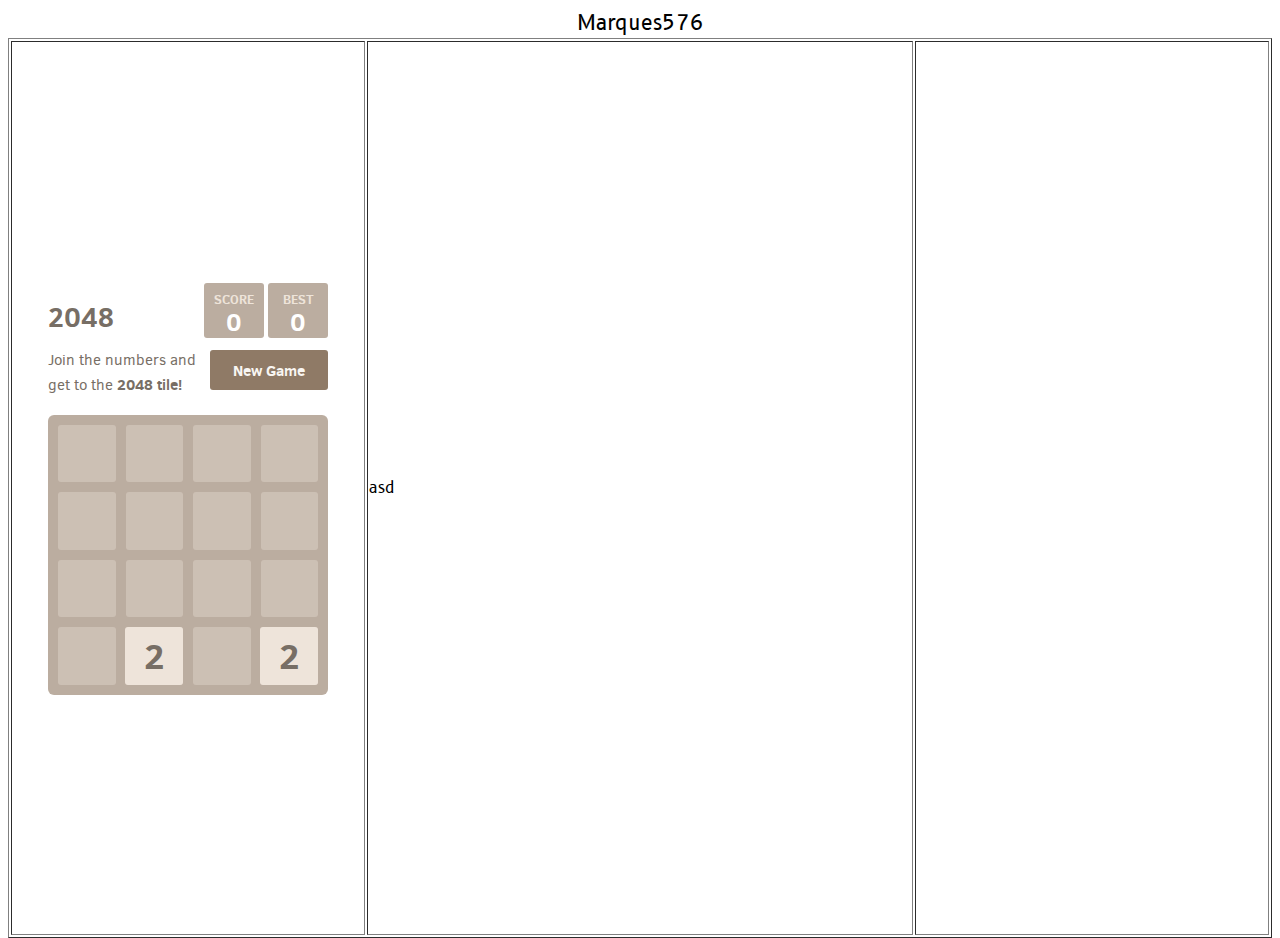
<file: My Version/index.html>
<!DOCTYPE html>
<html lang="en">
<head>
    <meta charset="UTF-8">
    <title>Marques576</title>
    <link href="main.css" rel="stylesheet" type="text/css">
    <link href='https://fonts.googleapis.com/css?family=B612' rel='stylesheet'>

</head>
<div style="text-align: center; vertical-align: top;">
    <a class="headingtext">Marques576</a>
</div>
<body>
<table class="maintable" border="1">
    <td style="width: 350px;">
        <iframe class="iframe2048" scrolling="no" frameborder="0" src="2048-master/index.html"></iframe>
    </td>
    <td>
        <p class="bodytext">asd</p>
    </td>
    <td style="width: 350px;"><h1></h1></td>

</table>
</body>
</html>


<!--heading bold 34px    body 21 px       regular 16 px   -->
</file>
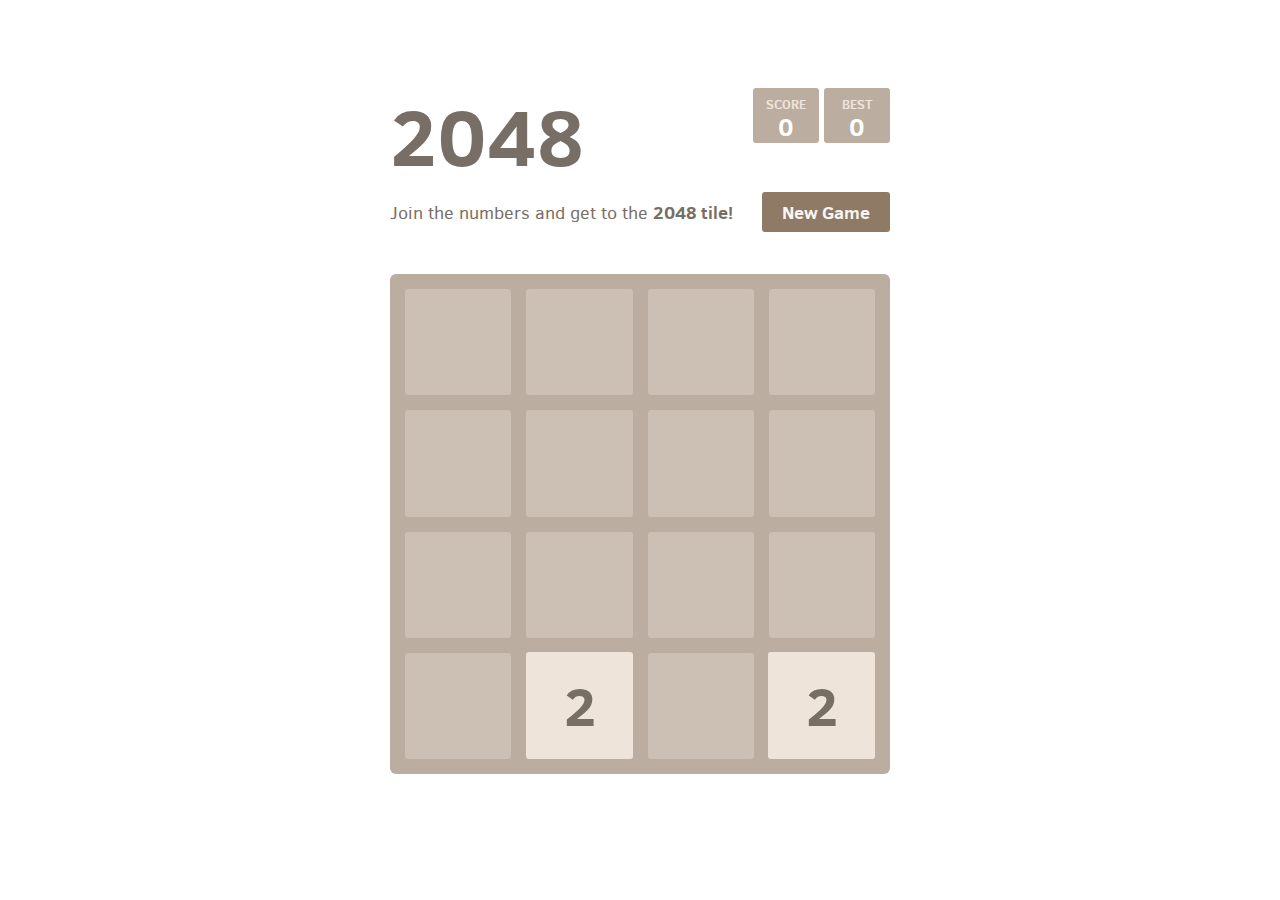
<file: My Version/2048-master/index.html>
<!DOCTYPE html>
<html>
<head>
  <meta charset="utf-8">
  <title>2048</title>

  <link href="style/main.css" rel="stylesheet" type="text/css">
  <link rel="shortcut icon" href="favicon.ico">
  <link rel="apple-touch-icon" href="meta/apple-touch-icon.png">
  <link rel="apple-touch-startup-image" href="meta/apple-touch-startup-image-640x1096.png" media="(device-width: 320px) and (device-height: 568px) and (-webkit-device-pixel-ratio: 2)"> <!-- iPhone 5+ -->
  <link rel="apple-touch-startup-image" href="meta/apple-touch-startup-image-640x920.png"  media="(device-width: 320px) and (device-height: 480px) and (-webkit-device-pixel-ratio: 2)"> <!-- iPhone, retina -->
  <meta name="apple-mobile-web-app-capable" content="yes">
  <meta name="apple-mobile-web-app-status-bar-style" content="black">

  <meta name="HandheldFriendly" content="True">
  <meta name="MobileOptimized" content="320">
  <meta name="viewport" content="width=device-width, target-densitydpi=160dpi, initial-scale=1.0, maximum-scale=1, user-scalable=no, minimal-ui">
</head>
<body>
  <div class="container">
    <div class="heading">
      <h1 class="title">2048</h1>
      <div class="scores-container">
        <div class="score-container">0</div>
        <div class="best-container">0</div>
      </div>
    </div>

    <div class="above-game">
      <p class="game-intro">Join the numbers and get to the <strong>2048 tile!</strong></p>
      <a class="restart-button">New Game</a>
    </div>

    <div class="game-container">
      <div class="game-message">
        <p></p>
        <div class="lower">
	        <a class="keep-playing-button">Keep going</a>
          <a class="retry-button">Try again</a>
        </div>
      </div>

      <div class="grid-container">
        <div class="grid-row">
          <div class="grid-cell"></div>
          <div class="grid-cell"></div>
          <div class="grid-cell"></div>
          <div class="grid-cell"></div>
        </div>
        <div class="grid-row">
          <div class="grid-cell"></div>
          <div class="grid-cell"></div>
          <div class="grid-cell"></div>
          <div class="grid-cell"></div>
        </div>
        <div class="grid-row">
          <div class="grid-cell"></div>
          <div class="grid-cell"></div>
          <div class="grid-cell"></div>
          <div class="grid-cell"></div>
        </div>
        <div class="grid-row">
          <div class="grid-cell"></div>
          <div class="grid-cell"></div>
          <div class="grid-cell"></div>
          <div class="grid-cell"></div>
        </div>
      </div>

      <div class="tile-container">

      </div>
    </div>



  </div>

  <script src="js/bind_polyfill.js"></script>
  <script src="js/classlist_polyfill.js"></script>
  <script src="js/animframe_polyfill.js"></script>
  <script src="js/keyboard_input_manager.js"></script>
  <script src="js/html_actuator.js"></script>
  <script src="js/grid.js"></script>
  <script src="js/tile.js"></script>
  <script src="js/local_storage_manager.js"></script>
  <script src="js/game_manager.js"></script>
  <script src="js/application.js"></script>
</body>
</html>
</file>
<file: My Version/main.css>
.iframe2048 {
    vertical-align: top;

    overflow: scroll;
    height: 450px;
    width: 350px;
}

body {
    font-family: 'B612';
    font-size: 22px;
}
html, body
{
    height: 100%;
}

.headingtext{
    font-size: 21px;
}

.bodytext{
    font-size: 16px;
}

.maintable{
    height: 100%;
    overflow:hidden;
    width: 100%;
}
</file>
<file: My Version/2048-master/style/main.css>
@import url(fonts/clear-sans.css);
html, body {
  margin: 0;
  padding: 0;
  background: #ffffff;
  /*background: #faf8ef;*/
  color: #776e65;
  font-family: "Clear Sans", "Helvetica Neue", Arial, sans-serif;
  font-size: 18px; }

body {
  margin: 80px 0; }

.heading:after {
  content: "";
  display: block;
  clear: both; }

h1.title {
  font-size: 80px;
  font-weight: bold;
  margin: 0;
  display: block;
  float: left; }

@-webkit-keyframes move-up {
  0% {
    top: 25px;
    opacity: 1; }

  100% {
    top: -50px;
    opacity: 0; } }
@-moz-keyframes move-up {
  0% {
    top: 25px;
    opacity: 1; }

  100% {
    top: -50px;
    opacity: 0; } }
@keyframes move-up {
  0% {
    top: 25px;
    opacity: 1; }

  100% {
    top: -50px;
    opacity: 0; } }
.scores-container {
  float: right;
  text-align: right; }

.score-container, .best-container {
  position: relative;
  display: inline-block;
  background: #bbada0;
  padding: 15px 25px;
  font-size: 25px;
  height: 25px;
  line-height: 47px;
  font-weight: bold;
  border-radius: 3px;
  color: white;
  margin-top: 8px;
  text-align: center; }
  .score-container:after, .best-container:after {
    position: absolute;
    width: 100%;
    top: 10px;
    left: 0;
    text-transform: uppercase;
    font-size: 13px;
    line-height: 13px;
    text-align: center;
    color: #eee4da; }
  .score-container .score-addition, .best-container .score-addition {
    position: absolute;
    right: 30px;
    color: red;
    font-size: 25px;
    line-height: 25px;
    font-weight: bold;
    color: rgba(119, 110, 101, 0.9);
    z-index: 100;
    -webkit-animation: move-up 600ms ease-in;
    -moz-animation: move-up 600ms ease-in;
    animation: move-up 600ms ease-in;
    -webkit-animation-fill-mode: both;
    -moz-animation-fill-mode: both;
    animation-fill-mode: both; }

.score-container:after {
  content: "Score"; }

.best-container:after {
  content: "Best"; }

p {
  margin-top: 0;
  margin-bottom: 10px;
  line-height: 1.65; }

a {
  color: #776e65;
  font-weight: bold;
  text-decoration: underline;
  cursor: pointer; }

strong.important {
  text-transform: uppercase; }

hr {
  border: none;
  border-bottom: 1px solid #d8d4d0;
  margin-top: 20px;
  margin-bottom: 30px; }

.container {
  width: 500px;
  margin: 0 auto; }

@-webkit-keyframes fade-in {
  0% {
    opacity: 0; }

  100% {
    opacity: 1; } }
@-moz-keyframes fade-in {
  0% {
    opacity: 0; }

  100% {
    opacity: 1; } }
@keyframes fade-in {
  0% {
    opacity: 0; }

  100% {
    opacity: 1; } }
.game-container {
  margin-top: 40px;
  position: relative;
  padding: 15px;
  cursor: default;
  -webkit-touch-callout: none;
  -ms-touch-callout: none;
  -webkit-user-select: none;
  -moz-user-select: none;
  -ms-user-select: none;
  -ms-touch-action: none;
  touch-action: none;
  background: #bbada0;
  border-radius: 6px;
  width: 500px;
  height: 500px;
  -webkit-box-sizing: border-box;
  -moz-box-sizing: border-box;
  box-sizing: border-box; }
  .game-container .game-message {
    display: none;
    position: absolute;
    top: 0;
    right: 0;
    bottom: 0;
    left: 0;
    background: rgba(238, 228, 218, 0.5);
    z-index: 100;
    text-align: center;
    -webkit-animation: fade-in 800ms ease 1200ms;
    -moz-animation: fade-in 800ms ease 1200ms;
    animation: fade-in 800ms ease 1200ms;
    -webkit-animation-fill-mode: both;
    -moz-animation-fill-mode: both;
    animation-fill-mode: both; }
    .game-container .game-message p {
      font-size: 60px;
      font-weight: bold;
      height: 60px;
      line-height: 60px;
      margin-top: 222px; }
    .game-container .game-message .lower {
      display: block;
      margin-top: 59px; }
    .game-container .game-message a {
      display: inline-block;
      background: #8f7a66;
      border-radius: 3px;
      padding: 0 20px;
      text-decoration: none;
      color: #f9f6f2;
      height: 40px;
      line-height: 42px;
      margin-left: 9px; }
      .game-container .game-message a.keep-playing-button {
        display: none; }
    .game-container .game-message.game-won {
      background: rgba(237, 194, 46, 0.5);
      color: #f9f6f2; }
      .game-container .game-message.game-won a.keep-playing-button {
        display: inline-block; }
    .game-container .game-message.game-won, .game-container .game-message.game-over {
      display: block; }

.grid-container {
  position: absolute;
  z-index: 1; }

.grid-row {
  margin-bottom: 15px; }
  .grid-row:last-child {
    margin-bottom: 0; }
  .grid-row:after {
    content: "";
    display: block;
    clear: both; }

.grid-cell {
  width: 106.25px;
  height: 106.25px;
  margin-right: 15px;
  float: left;
  border-radius: 3px;
  background: rgba(238, 228, 218, 0.35); }
  .grid-cell:last-child {
    margin-right: 0; }

.tile-container {
  position: absolute;
  z-index: 2; }

.tile, .tile .tile-inner {
  width: 107px;
  height: 107px;
  line-height: 107px; }
.tile.tile-position-1-1 {
  -webkit-transform: translate(0px, 0px);
  -moz-transform: translate(0px, 0px);
  -ms-transform: translate(0px, 0px);
  transform: translate(0px, 0px); }
.tile.tile-position-1-2 {
  -webkit-transform: translate(0px, 121px);
  -moz-transform: translate(0px, 121px);
  -ms-transform: translate(0px, 121px);
  transform: translate(0px, 121px); }
.tile.tile-position-1-3 {
  -webkit-transform: translate(0px, 242px);
  -moz-transform: translate(0px, 242px);
  -ms-transform: translate(0px, 242px);
  transform: translate(0px, 242px); }
.tile.tile-position-1-4 {
  -webkit-transform: translate(0px, 363px);
  -moz-transform: translate(0px, 363px);
  -ms-transform: translate(0px, 363px);
  transform: translate(0px, 363px); }
.tile.tile-position-2-1 {
  -webkit-transform: translate(121px, 0px);
  -moz-transform: translate(121px, 0px);
  -ms-transform: translate(121px, 0px);
  transform: translate(121px, 0px); }
.tile.tile-position-2-2 {
  -webkit-transform: translate(121px, 121px);
  -moz-transform: translate(121px, 121px);
  -ms-transform: translate(121px, 121px);
  transform: translate(121px, 121px); }
.tile.tile-position-2-3 {
  -webkit-transform: translate(121px, 242px);
  -moz-transform: translate(121px, 242px);
  -ms-transform: translate(121px, 242px);
  transform: translate(121px, 242px); }
.tile.tile-position-2-4 {
  -webkit-transform: translate(121px, 363px);
  -moz-transform: translate(121px, 363px);
  -ms-transform: translate(121px, 363px);
  transform: translate(121px, 363px); }
.tile.tile-position-3-1 {
  -webkit-transform: translate(242px, 0px);
  -moz-transform: translate(242px, 0px);
  -ms-transform: translate(242px, 0px);
  transform: translate(242px, 0px); }
.tile.tile-position-3-2 {
  -webkit-transform: translate(242px, 121px);
  -moz-transform: translate(242px, 121px);
  -ms-transform: translate(242px, 121px);
  transform: translate(242px, 121px); }
.tile.tile-position-3-3 {
  -webkit-transform: translate(242px, 242px);
  -moz-transform: translate(242px, 242px);
  -ms-transform: translate(242px, 242px);
  transform: translate(242px, 242px); }
.tile.tile-position-3-4 {
  -webkit-transform: translate(242px, 363px);
  -moz-transform: translate(242px, 363px);
  -ms-transform: translate(242px, 363px);
  transform: translate(242px, 363px); }
.tile.tile-position-4-1 {
  -webkit-transform: translate(363px, 0px);
  -moz-transform: translate(363px, 0px);
  -ms-transform: translate(363px, 0px);
  transform: translate(363px, 0px); }
.tile.tile-position-4-2 {
  -webkit-transform: translate(363px, 121px);
  -moz-transform: translate(363px, 121px);
  -ms-transform: translate(363px, 121px);
  transform: translate(363px, 121px); }
.tile.tile-position-4-3 {
  -webkit-transform: translate(363px, 242px);
  -moz-transform: translate(363px, 242px);
  -ms-transform: translate(363px, 242px);
  transform: translate(363px, 242px); }
.tile.tile-position-4-4 {
  -webkit-transform: translate(363px, 363px);
  -moz-transform: translate(363px, 363px);
  -ms-transform: translate(363px, 363px);
  transform: translate(363px, 363px); }

.tile {
  position: absolute;
  -webkit-transition: 100ms ease-in-out;
  -moz-transition: 100ms ease-in-out;
  transition: 100ms ease-in-out;
  -webkit-transition-property: -webkit-transform;
  -moz-transition-property: -moz-transform;
  transition-property: transform; }
  .tile .tile-inner {
    border-radius: 3px;
    background: #eee4da;
    text-align: center;
    font-weight: bold;
    z-index: 10;
    font-size: 55px; }
  .tile.tile-2 .tile-inner {
    background: #eee4da;
    box-shadow: 0 0 30px 10px rgba(243, 215, 116, 0), inset 0 0 0 1px rgba(255, 255, 255, 0); }
  .tile.tile-4 .tile-inner {
    background: #ede0c8;
    box-shadow: 0 0 30px 10px rgba(243, 215, 116, 0), inset 0 0 0 1px rgba(255, 255, 255, 0); }
  .tile.tile-8 .tile-inner {
    color: #f9f6f2;
    background: #f2b179; }
  .tile.tile-16 .tile-inner {
    color: #f9f6f2;
    background: #f59563; }
  .tile.tile-32 .tile-inner {
    color: #f9f6f2;
    background: #f67c5f; }
  .tile.tile-64 .tile-inner {
    color: #f9f6f2;
    background: #f65e3b; }
  .tile.tile-128 .tile-inner {
    color: #f9f6f2;
    background: #edcf72;
    box-shadow: 0 0 30px 10px rgba(243, 215, 116, 0.2381), inset 0 0 0 1px rgba(255, 255, 255, 0.14286);
    font-size: 45px; }
    @media screen and (max-width: 520px) {
      .tile.tile-128 .tile-inner {
        font-size: 25px; } }
  .tile.tile-256 .tile-inner {
    color: #f9f6f2;
    background: #edcc61;
    box-shadow: 0 0 30px 10px rgba(243, 215, 116, 0.31746), inset 0 0 0 1px rgba(255, 255, 255, 0.19048);
    font-size: 45px; }
    @media screen and (max-width: 520px) {
      .tile.tile-256 .tile-inner {
        font-size: 25px; } }
  .tile.tile-512 .tile-inner {
    color: #f9f6f2;
    background: #edc850;
    box-shadow: 0 0 30px 10px rgba(243, 215, 116, 0.39683), inset 0 0 0 1px rgba(255, 255, 255, 0.2381);
    font-size: 45px; }
    @media screen and (max-width: 520px) {
      .tile.tile-512 .tile-inner {
        font-size: 25px; } }
  .tile.tile-1024 .tile-inner {
    color: #f9f6f2;
    background: #edc53f;
    box-shadow: 0 0 30px 10px rgba(243, 215, 116, 0.47619), inset 0 0 0 1px rgba(255, 255, 255, 0.28571);
    font-size: 35px; }
    @media screen and (max-width: 520px) {
      .tile.tile-1024 .tile-inner {
        font-size: 15px; } }
  .tile.tile-2048 .tile-inner {
    color: #f9f6f2;
    background: #edc22e;
    box-shadow: 0 0 30px 10px rgba(243, 215, 116, 0.55556), inset 0 0 0 1px rgba(255, 255, 255, 0.33333);
    font-size: 35px; }
    @media screen and (max-width: 520px) {
      .tile.tile-2048 .tile-inner {
        font-size: 15px; } }
  .tile.tile-super .tile-inner {
    color: #f9f6f2;
    background: #3c3a32;
    font-size: 30px; }
    @media screen and (max-width: 520px) {
      .tile.tile-super .tile-inner {
        font-size: 10px; } }

@-webkit-keyframes appear {
  0% {
    opacity: 0;
    -webkit-transform: scale(0);
    -moz-transform: scale(0);
    -ms-transform: scale(0);
    transform: scale(0); }

  100% {
    opacity: 1;
    -webkit-transform: scale(1);
    -moz-transform: scale(1);
    -ms-transform: scale(1);
    transform: scale(1); } }
@-moz-keyframes appear {
  0% {
    opacity: 0;
    -webkit-transform: scale(0);
    -moz-transform: scale(0);
    -ms-transform: scale(0);
    transform: scale(0); }

  100% {
    opacity: 1;
    -webkit-transform: scale(1);
    -moz-transform: scale(1);
    -ms-transform: scale(1);
    transform: scale(1); } }
@keyframes appear {
  0% {
    opacity: 0;
    -webkit-transform: scale(0);
    -moz-transform: scale(0);
    -ms-transform: scale(0);
    transform: scale(0); }

  100% {
    opacity: 1;
    -webkit-transform: scale(1);
    -moz-transform: scale(1);
    -ms-transform: scale(1);
    transform: scale(1); } }
.tile-new .tile-inner {
  -webkit-animation: appear 200ms ease 100ms;
  -moz-animation: appear 200ms ease 100ms;
  animation: appear 200ms ease 100ms;
  -webkit-animation-fill-mode: backwards;
  -moz-animation-fill-mode: backwards;
  animation-fill-mode: backwards; }

@-webkit-keyframes pop {
  0% {
    -webkit-transform: scale(0);
    -moz-transform: scale(0);
    -ms-transform: scale(0);
    transform: scale(0); }

  50% {
    -webkit-transform: scale(1.2);
    -moz-transform: scale(1.2);
    -ms-transform: scale(1.2);
    transform: scale(1.2); }

  100% {
    -webkit-transform: scale(1);
    -moz-transform: scale(1);
    -ms-transform: scale(1);
    transform: scale(1); } }
@-moz-keyframes pop {
  0% {
    -webkit-transform: scale(0);
    -moz-transform: scale(0);
    -ms-transform: scale(0);
    transform: scale(0); }

  50% {
    -webkit-transform: scale(1.2);
    -moz-transform: scale(1.2);
    -ms-transform: scale(1.2);
    transform: scale(1.2); }

  100% {
    -webkit-transform: scale(1);
    -moz-transform: scale(1);
    -ms-transform: scale(1);
    transform: scale(1); } }
@keyframes pop {
  0% {
    -webkit-transform: scale(0);
    -moz-transform: scale(0);
    -ms-transform: scale(0);
    transform: scale(0); }

  50% {
    -webkit-transform: scale(1.2);
    -moz-transform: scale(1.2);
    -ms-transform: scale(1.2);
    transform: scale(1.2); }

  100% {
    -webkit-transform: scale(1);
    -moz-transform: scale(1);
    -ms-transform: scale(1);
    transform: scale(1); } }
.tile-merged .tile-inner {
  z-index: 20;
  -webkit-animation: pop 200ms ease 100ms;
  -moz-animation: pop 200ms ease 100ms;
  animation: pop 200ms ease 100ms;
  -webkit-animation-fill-mode: backwards;
  -moz-animation-fill-mode: backwards;
  animation-fill-mode: backwards; }

.above-game:after {
  content: "";
  display: block;
  clear: both; }

.game-intro {
  float: left;
  line-height: 42px;
  margin-bottom: 0; }

.restart-button {
  display: inline-block;
  background: #8f7a66;
  border-radius: 3px;
  padding: 0 20px;
  text-decoration: none;
  color: #f9f6f2;
  height: 40px;
  line-height: 42px;
  display: block;
  text-align: center;
  float: right; }

.game-explanation {
  margin-top: 50px; }

@media screen and (max-width: 520px) {
  html, body {
    font-size: 15px; }

  body {
    margin: 20px 0;
    padding: 0 20px; }

  h1.title {
    font-size: 27px;
    margin-top: 15px; }

  .container {
    width: 280px;
    margin: 0 auto; }

  .score-container, .best-container {
    margin-top: 0;
    padding: 15px 10px;
    min-width: 40px; }

  .heading {
    margin-bottom: 10px; }

  .game-intro {
    width: 55%;
    display: block;
    box-sizing: border-box;
    line-height: 1.65; }

  .restart-button {
    width: 42%;
    padding: 0;
    display: block;
    box-sizing: border-box;
    margin-top: 2px; }

  .game-container {
    margin-top: 17px;
    position: relative;
    padding: 10px;
    cursor: default;
    -webkit-touch-callout: none;
    -ms-touch-callout: none;
    -webkit-user-select: none;
    -moz-user-select: none;
    -ms-user-select: none;
    -ms-touch-action: none;
    touch-action: none;
    background: #bbada0;
    border-radius: 6px;
    width: 280px;
    height: 280px;
    -webkit-box-sizing: border-box;
    -moz-box-sizing: border-box;
    box-sizing: border-box; }
    .game-container .game-message {
      display: none;
      position: absolute;
      top: 0;
      right: 0;
      bottom: 0;
      left: 0;
      background: rgba(238, 228, 218, 0.5);
      z-index: 100;
      text-align: center;
      -webkit-animation: fade-in 800ms ease 1200ms;
      -moz-animation: fade-in 800ms ease 1200ms;
      animation: fade-in 800ms ease 1200ms;
      -webkit-animation-fill-mode: both;
      -moz-animation-fill-mode: both;
      animation-fill-mode: both; }
      .game-container .game-message p {
        font-size: 60px;
        font-weight: bold;
        height: 60px;
        line-height: 60px;
        margin-top: 222px; }
      .game-container .game-message .lower {
        display: block;
        margin-top: 59px; }
      .game-container .game-message a {
        display: inline-block;
        background: #8f7a66;
        border-radius: 3px;
        padding: 0 20px;
        text-decoration: none;
        color: #f9f6f2;
        height: 40px;
        line-height: 42px;
        margin-left: 9px; }
        .game-container .game-message a.keep-playing-button {
          display: none; }
      .game-container .game-message.game-won {
        background: rgba(237, 194, 46, 0.5);
        color: #f9f6f2; }
        .game-container .game-message.game-won a.keep-playing-button {
          display: inline-block; }
      .game-container .game-message.game-won, .game-container .game-message.game-over {
        display: block; }

  .grid-container {
    position: absolute;
    z-index: 1; }

  .grid-row {
    margin-bottom: 10px; }
    .grid-row:last-child {
      margin-bottom: 0; }
    .grid-row:after {
      content: "";
      display: block;
      clear: both; }

  .grid-cell {
    width: 57.5px;
    height: 57.5px;
    margin-right: 10px;
    float: left;
    border-radius: 3px;
    background: rgba(238, 228, 218, 0.35); }
    .grid-cell:last-child {
      margin-right: 0; }

  .tile-container {
    position: absolute;
    z-index: 2; }

  .tile, .tile .tile-inner {
    width: 58px;
    height: 58px;
    line-height: 58px; }
  .tile.tile-position-1-1 {
    -webkit-transform: translate(0px, 0px);
    -moz-transform: translate(0px, 0px);
    -ms-transform: translate(0px, 0px);
    transform: translate(0px, 0px); }
  .tile.tile-position-1-2 {
    -webkit-transform: translate(0px, 67px);
    -moz-transform: translate(0px, 67px);
    -ms-transform: translate(0px, 67px);
    transform: translate(0px, 67px); }
  .tile.tile-position-1-3 {
    -webkit-transform: translate(0px, 135px);
    -moz-transform: translate(0px, 135px);
    -ms-transform: translate(0px, 135px);
    transform: translate(0px, 135px); }
  .tile.tile-position-1-4 {
    -webkit-transform: translate(0px, 202px);
    -moz-transform: translate(0px, 202px);
    -ms-transform: translate(0px, 202px);
    transform: translate(0px, 202px); }
  .tile.tile-position-2-1 {
    -webkit-transform: translate(67px, 0px);
    -moz-transform: translate(67px, 0px);
    -ms-transform: translate(67px, 0px);
    transform: translate(67px, 0px); }
  .tile.tile-position-2-2 {
    -webkit-transform: translate(67px, 67px);
    -moz-transform: translate(67px, 67px);
    -ms-transform: translate(67px, 67px);
    transform: translate(67px, 67px); }
  .tile.tile-position-2-3 {
    -webkit-transform: translate(67px, 135px);
    -moz-transform: translate(67px, 135px);
    -ms-transform: translate(67px, 135px);
    transform: translate(67px, 135px); }
  .tile.tile-position-2-4 {
    -webkit-transform: translate(67px, 202px);
    -moz-transform: translate(67px, 202px);
    -ms-transform: translate(67px, 202px);
    transform: translate(67px, 202px); }
  .tile.tile-position-3-1 {
    -webkit-transform: translate(135px, 0px);
    -moz-transform: translate(135px, 0px);
    -ms-transform: translate(135px, 0px);
    transform: translate(135px, 0px); }
  .tile.tile-position-3-2 {
    -webkit-transform: translate(135px, 67px);
    -moz-transform: translate(135px, 67px);
    -ms-transform: translate(135px, 67px);
    transform: translate(135px, 67px); }
  .tile.tile-position-3-3 {
    -webkit-transform: translate(135px, 135px);
    -moz-transform: translate(135px, 135px);
    -ms-transform: translate(135px, 135px);
    transform: translate(135px, 135px); }
  .tile.tile-position-3-4 {
    -webkit-transform: translate(135px, 202px);
    -moz-transform: translate(135px, 202px);
    -ms-transform: translate(135px, 202px);
    transform: translate(135px, 202px); }
  .tile.tile-position-4-1 {
    -webkit-transform: translate(202px, 0px);
    -moz-transform: translate(202px, 0px);
    -ms-transform: translate(202px, 0px);
    transform: translate(202px, 0px); }
  .tile.tile-position-4-2 {
    -webkit-transform: translate(202px, 67px);
    -moz-transform: translate(202px, 67px);
    -ms-transform: translate(202px, 67px);
    transform: translate(202px, 67px); }
  .tile.tile-position-4-3 {
    -webkit-transform: translate(202px, 135px);
    -moz-transform: translate(202px, 135px);
    -ms-transform: translate(202px, 135px);
    transform: translate(202px, 135px); }
  .tile.tile-position-4-4 {
    -webkit-transform: translate(202px, 202px);
    -moz-transform: translate(202px, 202px);
    -ms-transform: translate(202px, 202px);
    transform: translate(202px, 202px); }

  .tile .tile-inner {
    font-size: 35px; }

  .game-message p {
    font-size: 30px !important;
    height: 30px !important;
    line-height: 30px !important;
    margin-top: 90px !important; }
  .game-message .lower {
    margin-top: 30px !important; } }
</file>
